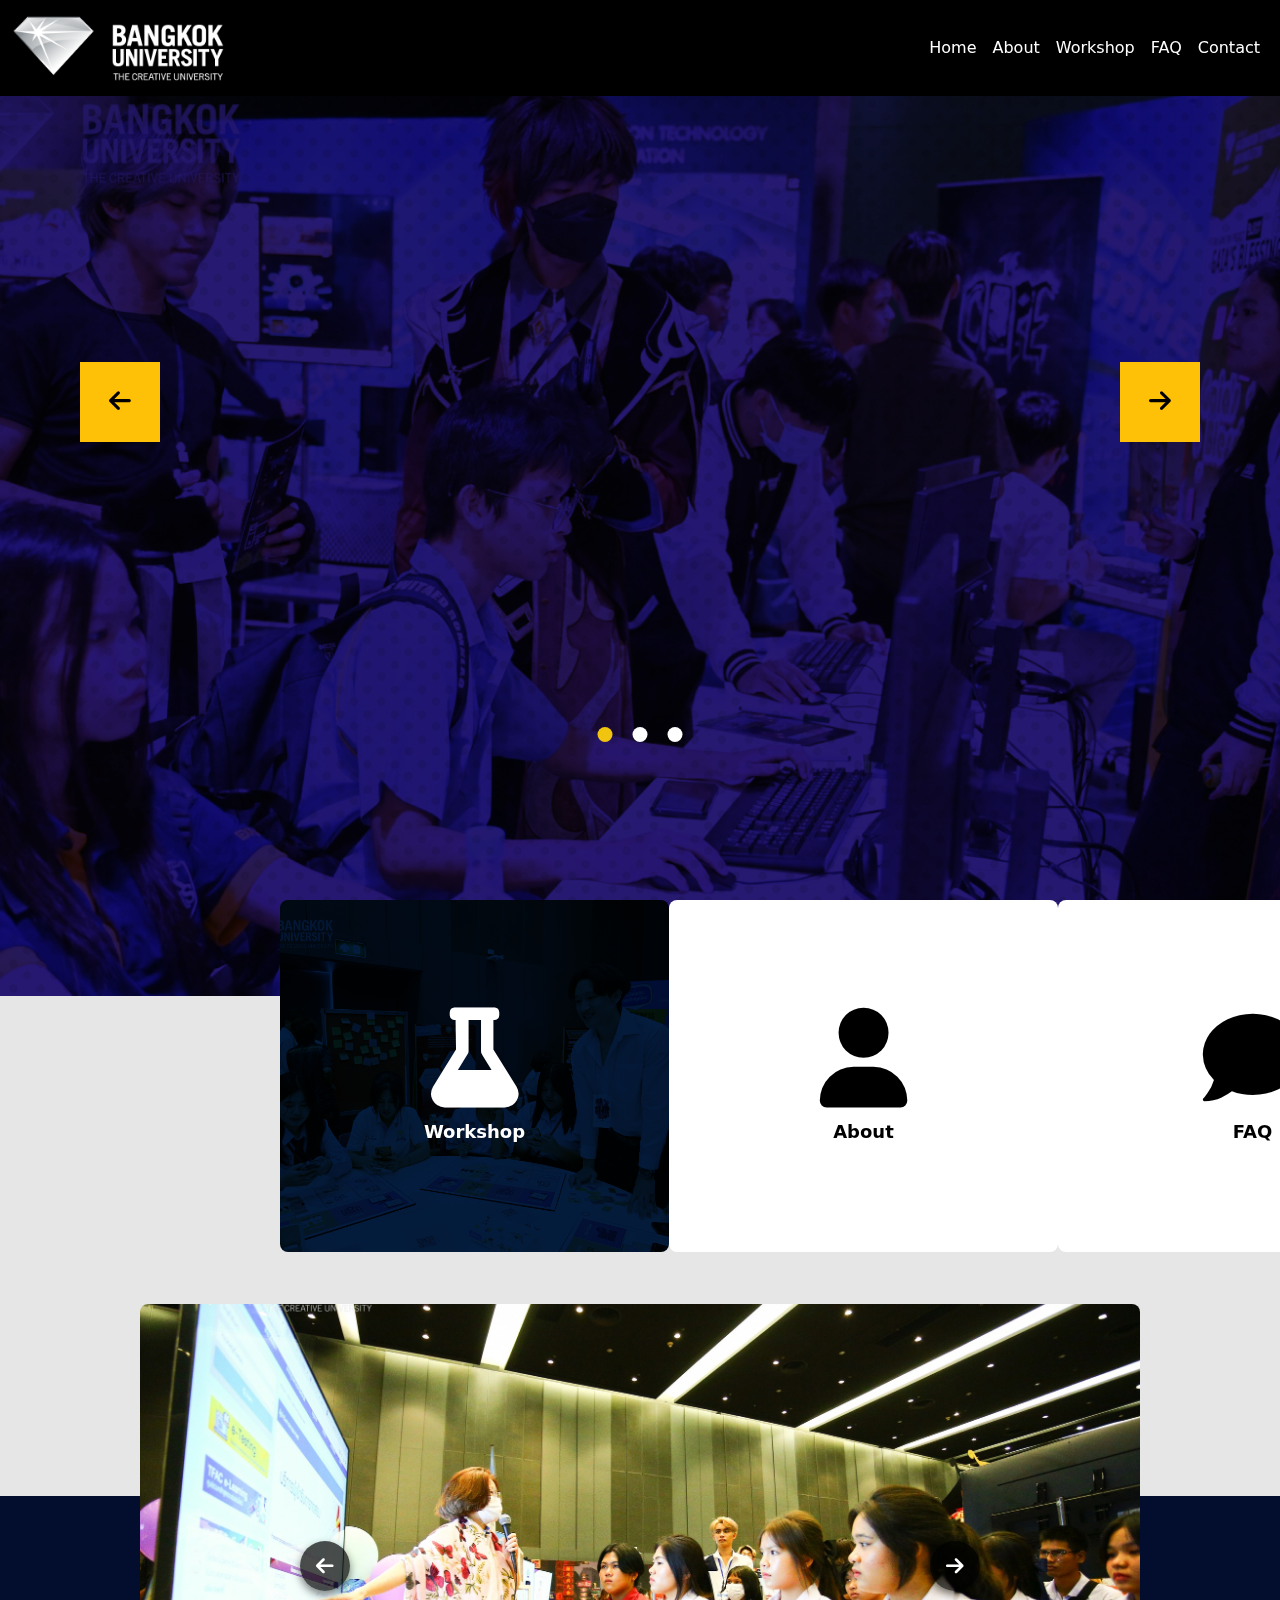
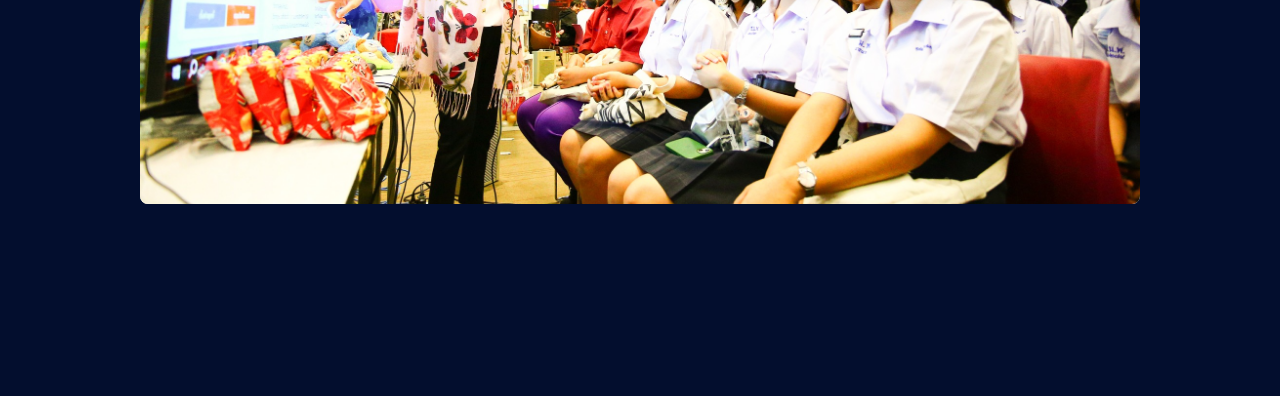
<file: index.html>
<!DOCTYPE html>
<html lang="en">
<head>
  <meta charset="UTF-8">
  <meta name="viewport" content="width=device-width, initial-scale=1.0">
  <title>BU Openhouse</title>
  <link href="https://cdn.jsdelivr.net/npm/bootstrap@5.3.0-alpha1/dist/css/bootstrap.min.css" rel="stylesheet">
  
  <link rel="stylesheet" href="css/styles.css"> 
  
  <link rel="stylesheet" href="https://cdnjs.cloudflare.com/ajax/libs/font-awesome/6.0.0-beta3/css/all.min.css">
  <link href="https://fonts.googleapis.com/css2?family=Inter:wght@400;700&display=swap" rel="stylesheet">
  <link href="https://fonts.googleapis.com/css2?family=Roboto:wght@400;700&family=Inter:wght@400;700&display=swap" rel="stylesheet">

  

</head>
<body>

  <nav class="navbar navbar-expand-lg navbar-custom bg-black">
    <div class="container-fluid">
        <a class="navbar-brand" href="#">
            <img src="images/bulogo.png" alt="Logo" style="height: 70px;">
        </a>
        <button class="navbar-toggler" type="button" data-bs-toggle="collapse" data-bs-target="#navbarNav" aria-controls="navbarNav" aria-expanded="false" aria-label="Toggle navigation">
            <span class="navbar-toggler-icon"></span>
        </button>
        <div class="collapse navbar-collapse justify-content-end" id="navbarNav">
            <ul class="navbar-nav ms-3 text-white">
                <li class="nav-item"><a class="nav-link text-white" href="index.html">Home</a></li>
                <li class="nav-item"><a class="nav-link text-white" href="about.html">About</a></li>
                <li class="nav-item"><a class="nav-link text-white" href="workshop.html">Workshop</a></li>
                <li class="nav-item"><a class="nav-link text-white" href="faq.html">FAQ</a></li>
                <li class="nav-item"><a class="nav-link text-white" href="contact.html">Contact</a></li>
            </ul>
        </div>
    </div>
  </nav>


<section class="hero-section position-relative">
  <div class="container-fluid p-0">
    <img id="backgroundImage" src="images/bupic2.png" alt="Hero Image" ">
    <div class="overlay position-absolute w-100 h-100"></div>
    <img src="images/dotted222.png" alt="Dotted Pattern" class="dotted-pattern position-absolute w-100 h-100">

    <div class="text-overlay position-absolute w-100 text-center" style="top: 30%; transform: translateY(-50%);">
      <div id="imageText" class="text-white display-1 fw-bold text-start spacei" style="margin-left: 300px;">
        <ul class="list-unstyled">
          <li class="text-size-medium font-roboto">BU</li>
          <li class="text-size-medium font-inter">Openhouse</li>
          <li class="text-size-small font-inter">Start now</li>
        </ul>
      </div>

      <div class="d-flex justify-content-between" style="width: 100%; padding: 0 80px; position: absolute; bottom: 100px;">
        <button class="btn btn-warning" style="width: 80px; height: 80px; border-radius: 0;" id="leftButton">
          <i class="fa fa-arrow-left  " style="font-size: 25px;" aria-hidden="true"></i>
        </button>
        
        
        <div class="dots-container">
          <span class="dot" id="dot1"></span>
          <span class="dot" id="dot2"></span>
          <span class="dot" id="dot3"></span>
        </div>

        <button class="btn btn-warning" style="width: 80px; height: 80px; border-radius: 0;" id="rightButton">
          <i class="fas fa-arrow-right  " style="font-size: 25px;"></i>
        </button>
      </div>
    </div>
  </div>
</section>


<div class="button-container">
  <a href="workshop.html" style="text-decoration: none;">
    <button class="btn btn-dark overlay-button left-button" 
        style="background-image: url('images/workshop.png'); transition: background-color 0.3s; border: none; padding: 10px 20px;">
        <i class="fas fa-flask text-size-medium" style="color: white;"></i>
        <span class="button-text" style="font-weight: bold; color: white;">Workshop</span>
    </button>
  </a>

  <a href="about.html" style="text-decoration: none;">

    <button class="btn btn-dark overlay-button"
          style="background-color: white;"
          onmouseover="this.querySelector('.button-text').style.color='#FFBD14'; this.querySelector('.fa-user').style.color='#FFBD14';"
          onmouseout="this.querySelector('.button-text').style.color='black'; this.querySelector('.fa-user').style.color='black';">

    <i class="fa fa-user text-size-medium"></i>
    <span class="button-text" style="font-weight: bold;">About</span>
    </button>


  </a>
  
  <a href="faq.html" style="text-decoration: none;"">
    <button class="btn btn-dark overlay-button"
          style="background-color: white;"
          onmouseover="this.querySelector('.button-text').style.color='#FFBD14'; this.querySelector('.fa-comment').style.color='#FFBD14';"
          onmouseout="this.querySelector('.button-text').style.color='black'; this.querySelector('.fa-comment').style.color='black';">
    <i class="fa fa-comment  text-size-medium"></i>
    <span class="button-text" style="font-weight: bold;">FAQ</span>

  </button>
  </a>
  
</div>


<section class="py-5 section-bg" style="background-color: #E6E6E6 ; height: 500px;">
  <div class="container">
    
  </div>
</section>


<section class="py-5 section-bg" style="background-color: #030e2e; height: 500px; display: flex; justify-content: center; align-items: center; position: relative;">
  <div class="p-5 mb-4 bg-body-tertiary rounded-3" 
       id="image-container"
       style="width: 1000px;  height: 500px; position: relative; overflow: hidden; top: -180px;">
    
    <!-- รูปภาพทั้งหมด -->
    <div class="image-slide" style="background-image: url('images/highlight/1.jpg'); background-size: cover; background-position: center; width: 100%; height: 100%; position: absolute; top: 0; left: 0; opacity: 1;"></div>
    <div class="image-slide" style="background-image: url('images/highlight/2.jpg'); background-size: cover; background-position: center; width: 100%; height: 100%; position: absolute; top: 0; left: 0; opacity: 0;"></div>
    <div class="image-slide" style="background-image: url('images/highlight/3.jpg'); background-size: cover; background-position: center; width: 100%; height: 100%; position: absolute; top: 0; left: 0; opacity: 0;"></div>
    <div class="image-slide" style="background-image: url('images/highlight/4.jpg'); background-size: cover; background-position: center; width: 100%; height: 100%; position: absolute; top: 0; left: 0; opacity: 0;"></div>
    <div class="image-slide" style="background-image: url('images/highlight/5.jpg'); background-size: cover; background-position: center; width: 100%; height: 100%; position: absolute; top: 0; left: 0; opacity: 0;"></div>
    <div class="image-slide" style="background-image: url('images/highlight/6.jpg'); background-size: cover; background-position: center; width: 100%; height: 100%; position: absolute; top: 0; left: 0; opacity: 0;"></div>
    <div class="image-slide" style="background-image: url('images/highlight/7.jpg'); background-size: cover; background-position: center; width: 100%; height: 100%; position: absolute; top: 0; left: 0; opacity: 0;"></div>
    <div class="image-slide" style="background-image: url('images/highlight/8.jpg'); background-size: cover; background-position: center; width: 100%; height: 100%; position: absolute; top: 0; left: 0; opacity: 0;"></div>
    <div class="image-slide" style="background-image: url('images/highlight/9.jpg'); background-size: cover; background-position: center; width: 100%; height: 100%; position: absolute; top: 0; left: 0; opacity: 0;"></div>
    <div class="image-slide" style="background-image: url('images/highlight/10.jpg'); background-size: cover; background-position: center; width: 100%; height: 100%; position: absolute; top: 0; left: 0; opacity: 0;"></div>
    <div class="image-slide" style="background-image: url('images/highlight/11.jpg'); background-size: cover; background-position: center; width: 100%; height: 100%; position: absolute; top: 0; left: 0; opacity: 0;"></div>
    <div class="image-slide" style="background-image: url('images/highlight/12.jpg'); background-size: cover; background-position: center; width: 100%; height: 100%; position: absolute; top: 0; left: 0; opacity: 0;"></div>
  </div>

  <!-- ปุ่มลูกศรเลื่อน -->
<button id="prev" class="arrow-btn" style="position: absolute; left: 300px; top: 70px; transform: translateY(-50%); z-index: 10; background: rgba(0, 0, 0, 0.7); color: white; border: none; border-radius: 50%; width: 50px; height: 50px; display: flex; justify-content: center; align-items: center; cursor: pointer; transition: background 0.3s, transform 0.3s; box-shadow: 0 4px 8px rgba(0, 0, 0, 0.5);">
    <i class="fa fa-arrow-left" aria-hidden="true" style="font-size: 20px;"></i>
</button>

<button id="next" class="arrow-btn" style="position: absolute; right: 300px; top: 70px; transform: translateY(-50%); z-index: 10; background: rgba(0, 0, 0, 0.7); color: white; border: none; border-radius: 50%; width: 50px; height: 50px; display: flex; justify-content: center; align-items: center; cursor: pointer; transition: background 0.3s, transform 0.3s; box-shadow: 0 4px 8px rgba(0, 0, 0, 0.5);">
    <i class="fa fa-arrow-right" aria-hidden="true" style="font-size: 20px;"></i>
</button>




<!-- ปุ่ม Dot Navigation -->
<div id="dot-navigation" style="position: absolute; bottom: 20px; display: flex; justify-content: center; width: 100%;">
  <!-- Dot จะถูกสร้างขึ้นโดย JavaScript -->
</div>



</section>





<script src="https://cdn.jsdelivr.net/npm/bootstrap@5.3.0-alpha1/dist/js/bootstrap.bundle.min.js"></script>
<script src="js/script.js"></script>
<script src="js/slide.js"></script>

</body>
</html>
</file>
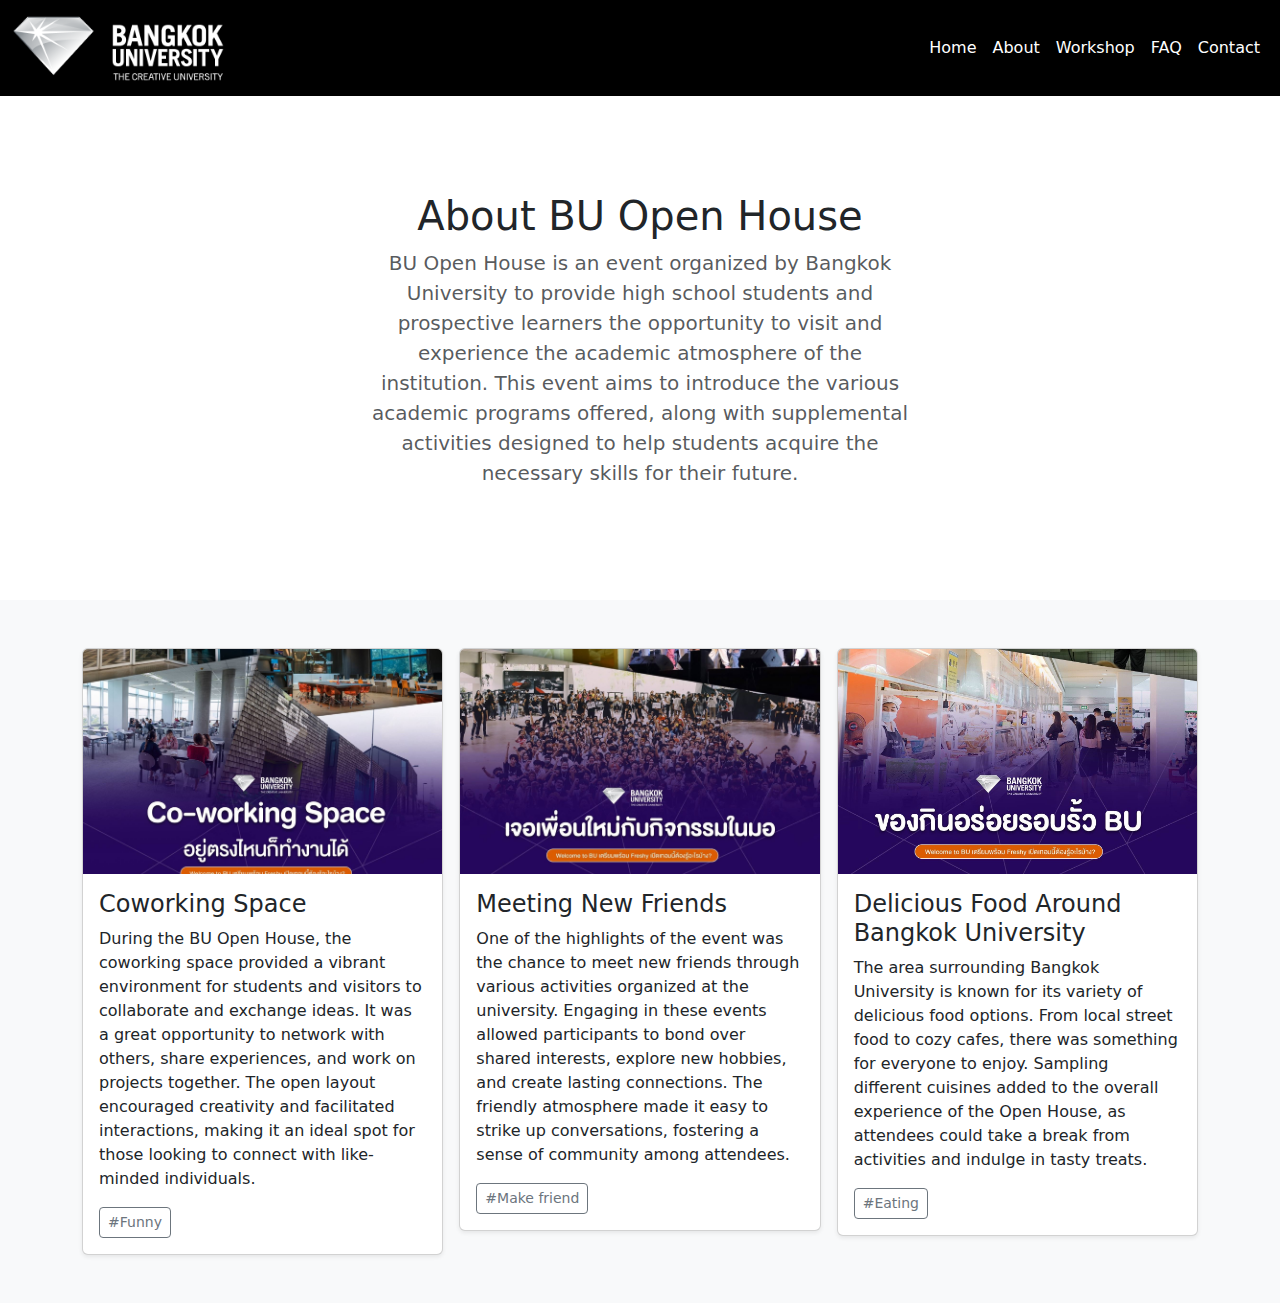
<file: about.html>
<!DOCTYPE html>
<html lang="en">
<head>
    <meta charset="UTF-8">
    <meta name="viewport" content="width=device-width, initial-scale=1.0">
    <title>About BU</title>
    <link href="https://cdn.jsdelivr.net/npm/bootstrap@5.3.0-alpha1/dist/css/bootstrap.min.css" rel="stylesheet">
    <link rel="stylesheet" href="https://cdnjs.cloudflare.com/ajax/libs/font-awesome/6.0.0-beta3/css/all.min.css">
    <link href="https://fonts.googleapis.com/css2?family=Inter:wght@400;700&display=swap" rel="stylesheet">
</head>
<body>
    <nav class="navbar navbar-expand-lg navbar-custom bg-black">
        <div class="container-fluid">
            <a class="navbar-brand" href="#">
                <img src="images/bulogo.png" alt="Logo" style="height: 70px;">
            </a>
            <button class="navbar-toggler" type="button" data-bs-toggle="collapse" data-bs-target="#navbarNav" aria-controls="navbarNav" aria-expanded="false" aria-label="Toggle navigation">
                <span class="navbar-toggler-icon"></span>
            </button>
            <div class="collapse navbar-collapse justify-content-end" id="navbarNav">
                <ul class="navbar-nav ms-3 text-white" id="navList" style="font-size: 1rem;">
                    <li class="nav-item"><a class="nav-link text-white" href="index.html">Home</a></li>
                    <li class="nav-item"><a class="nav-link text-white" href="about.html">About</a></li>
                    <li class="nav-item"><a class="nav-link text-white" href="workshop.html">Workshop</a></li>
                    <li class="nav-item"><a class="nav-link text-white" href="faq.html">FAQ</a></li>
                    <li class="nav-item"><a class="nav-link text-white" href="contact.html">Contact</a></li>
                </ul>
            </div>
        </div>
    </nav>
    
    

    <section class="py-5 text-center container">
        <div class="row py-lg-5">
            <div class="col-lg-6 col-md-8 mx-auto">
                <h1 class="fw-light">About BU Open House</h1>
                <p class="lead text-body-secondary">BU Open House is an event organized by Bangkok University to provide high school students and prospective learners the opportunity to visit and experience the academic atmosphere of the institution. This event aims to introduce the various academic programs offered, along with supplemental activities designed to help students acquire the necessary skills for their future.</p>
                <p>
                    
                </p>
            </div>
        </div>
    </section>

    <div class="album py-5 bg-body-tertiary">
        <div class="container">
            <div class="row row-cols-1 row-cols-sm-2 row-cols-md-3 g-3">
                <div class="col">
                    <div class="card shadow-sm" style="transition: transform 0.2s;">
                        <img src="images/boot/coworking_space.jpg" class="card-img-top" alt="Thumbnail 1" style="height: 225px; object-fit: cover; transition: transform 0.2s;"/>
                        <div class="card-body">
                            <h4>Coworking Space </h4>
                            <p class="card-text">During the BU Open House, the coworking space provided a vibrant environment for students and visitors to collaborate and exchange ideas. It was a great opportunity to network with others, share experiences, and work on projects together. The open layout encouraged creativity and facilitated interactions, making it an ideal spot for those looking to connect with like-minded individuals.</p>
                            <div class="d-flex justify-content-between align-items-center">
                                <div class="btn-group">
                                    <button type="button" class="btn btn-sm btn-outline-secondary">#Funny</button>
                                    
                                </div>
                       
                            </div>
                        </div>
                    </div>
                </div>

                <div class="col">
                    <div class="card shadow-sm" style="transition: transform 0.2s;">
                        <img src="images/boot/friend.jpg" class="card-img-top" alt="Thumbnail 2" style="height: 225px; object-fit: cover; transition: transform 0.2s;"/>
                        <div class="card-body">
                            <h4>Meeting New Friends</h4>
                            <p>One of the highlights of the event was the chance to meet new friends through various activities organized at the university. Engaging in these events allowed participants to bond over shared interests, explore new hobbies, and create lasting connections. The friendly atmosphere made it easy to strike up conversations, fostering a sense of community among attendees.</p>
                            <div class="d-flex justify-content-between align-items-center">
                                <div class="btn-group">
                                    <button type="button" class="btn btn-sm btn-outline-secondary">#Make friend</button>
                                   
                                </div>
                           
                            </div>
                        </div>
                    </div>
                </div>

                <div class="col">
                    <div class="card shadow-sm" style="transition: transform 0.2s;">
                        <img src="images/boot/eat.jpg" class="card-img-top" alt="Thumbnail 3" style="height: 225px; object-fit: cover; transition: transform 0.2s;"/>
                        <div class="card-body">
                            <h4>Delicious Food Around Bangkok University</h4>
                            <p class="card-text">The area surrounding Bangkok University is known for its variety of delicious food options. From local street food to cozy cafes, there was something for everyone to enjoy. Sampling different cuisines added to the overall experience of the Open House, as attendees could take a break from activities and indulge in tasty treats. </p>
                            <div class="d-flex justify-content-between align-items-center">
                                <div class="btn-group">
                                    <button type="button" class="btn btn-sm btn-outline-secondary">#Eating</button>
                                    
                                </div>
                              
                            </div>
                        </div>
                    </div>
                </div>
                
                <!-- Repeat for additional cards -->
            </div>
        </div>
    </div>

    <script src="https://cdn.jsdelivr.net/npm/@popperjs/core@2.11.6/dist/umd/popper.min.js"></script>
    <script src="https://cdn.jsdelivr.net/npm/bootstrap@5.3.0-alpha1/dist/js/bootstrap.min.js"></script>

    <script>
        // JavaScript for hover effect
        const cards = document.querySelectorAll('.card');
        cards.forEach(card => {
            card.addEventListener('mouseover', () => {
                card.style.transform = 'scale(1.05)';
            });
            card.addEventListener('mouseout', () => {
                card.style.transform = 'scale(1)';
            });
        });
    </script>
</body>
</html>
</file>
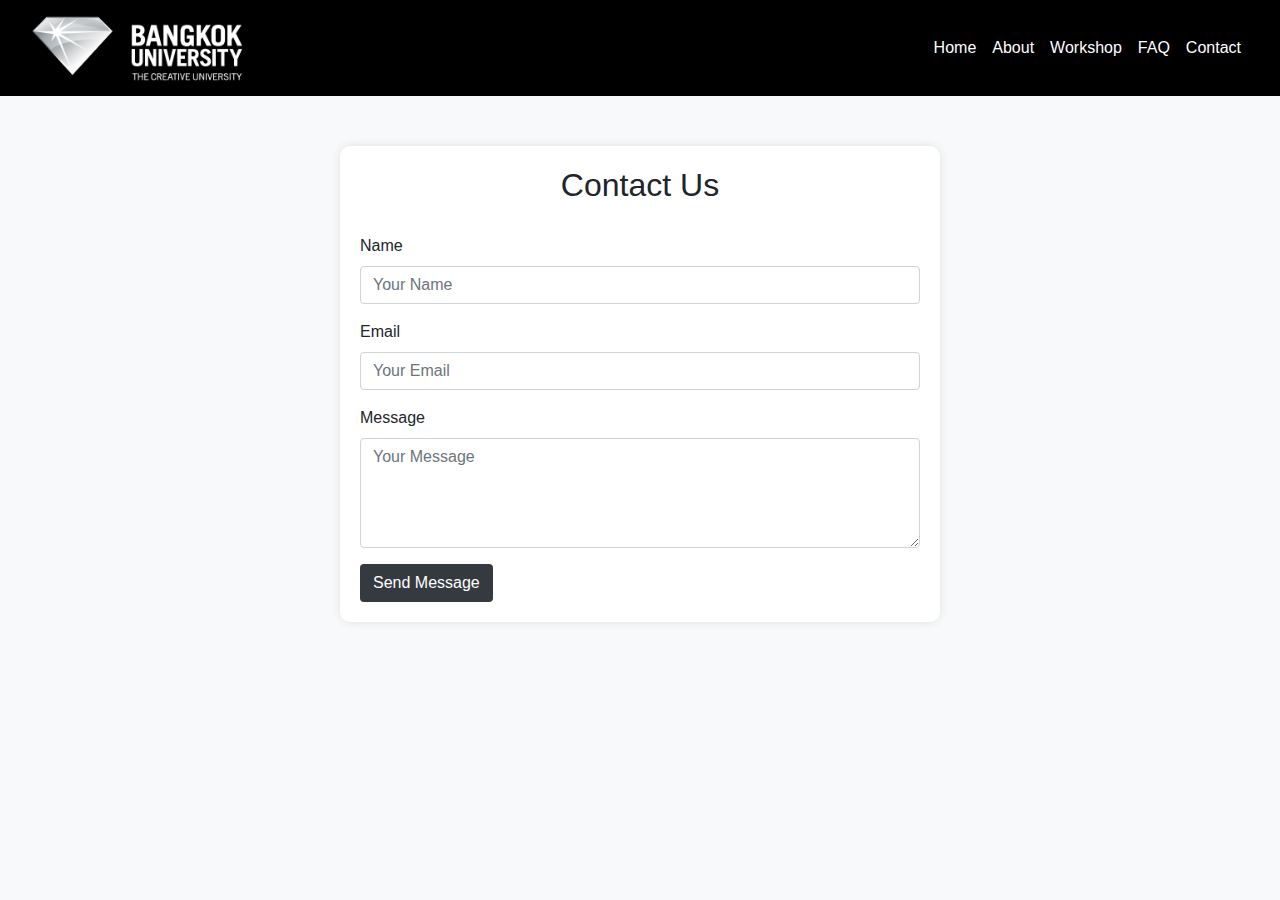
<file: contact.html>
<!DOCTYPE html>
<html lang="en">

<head>
    <meta charset="UTF-8">
    <meta name="viewport" content="width=device-width, initial-scale=1.0">
    <link href="https://stackpath.bootstrapcdn.com/bootstrap/4.5.2/css/bootstrap.min.css" rel="stylesheet">
    <link href="https://cdnjs.cloudflare.com/ajax/libs/font-awesome/5.15.1/css/all.min.css" rel="stylesheet">
    <title>Contact Us</title>
    <style>
        body {
            background-color: #f8f9fa;
        }

        .navbar-custom {
            background-color: black; /* Navbar background color */
        }

        .navbar-nav .nav-link:hover {
            color: #f1c40f !important; /* Change color to gold on hover */
        }

        .navbar-toggler {
            border-color: white; /* Change hamburger menu border color */
        }

        .navbar-toggler-icon {
            background-image: url("data:image/svg+xml;charset=utf8,%3Csvg xmlns='http://www.w3.org/2000/svg' viewBox='0 0 30 30' fill='white'%3E%3Cpath stroke='white' stroke-width='2' d='M4 7h22M4 15h22M4 23h22'/%3E%3C/svg%3E"); /* Change hamburger menu icon color */
        }

        .contact-container {
            max-width: 600px;
            margin: 50px auto;
            padding: 20px;
            background: white;
            border-radius: 10px;
            box-shadow: 0 0 10px rgba(0, 0, 0, 0.1);
        }

        .contact-header {
            text-align: center;
            margin-bottom: 30px;
        }

        .btn-custom {
            background-color: #343a40;
            color: white;
            transition: background-color 0.3s;
        }

        .btn-custom:hover {
            background-color: #FFBD14;
            color: black;
        }
    </style>
</head>

<body>

    <nav class="navbar navbar-expand-lg navbar-custom bg-black">
        <div class="container-fluid">
            <a class="navbar-brand" href="#">
                <img src="images/bulogo.png" alt="Logo" style="height: 70px;">
            </a>
            <button class="navbar-toggler" type="button" data-bs-toggle="collapse" data-bs-target="#navbarNav"
                aria-controls="navbarNav" aria-expanded="false" aria-label="Toggle navigation">
                <span class="navbar-toggler-icon"></span>
            </button>
            <div class="collapse navbar-collapse justify-content-end" id="navbarNav">
                <ul class="navbar-nav ms-3 text-white">
                    <li class="nav-item"><a class="nav-link text-white" href="index.html">Home</a></li>
                    <li class="nav-item"><a class="nav-link text-white" href="about.html">About</a></li>
                    <li class="nav-item"><a class="nav-link text-white" href="workshop.html">Workshop</a></li>
                    <li class="nav-item"><a class="nav-link text-white" href="faq.html">FAQ</a></li>
                    <li class="nav-item"><a class="nav-link text-white" href="contact.html">Contact</a></li>
                </ul>
            </div>
        </div>
    </nav>

    <div class="contact-container">
        <h2 class="contact-header">Contact Us</h2>
        <form>
            <div class="form-group">
                <label for="name">Name</label>
                <input type="text" class="form-control" id="name" placeholder="Your Name" required>
            </div>
            <div class="form-group">
                <label for="email">Email</label>
                <input type="email" class="form-control" id="email" placeholder="Your Email" required>
            </div>
            <div class="form-group">
                <label for="message">Message</label>
                <textarea class="form-control" id="message" rows="4" placeholder="Your Message" required></textarea>
            </div>
            <button type="submit" class="btn btn-custom">Send Message</button>
        </form>
    </div>

    <script src="https://code.jquery.com/jquery-3.5.1.slim.min.js"></script>
    <script src="https://cdn.jsdelivr.net/npm/@popperjs/core@2.11.6/dist/umd/popper.min.js"></script>
    <script src="https://stackpath.bootstrapcdn.com/bootstrap/4.5.2/js/bootstrap.min.js"></script>
</body>

</html>
</file>
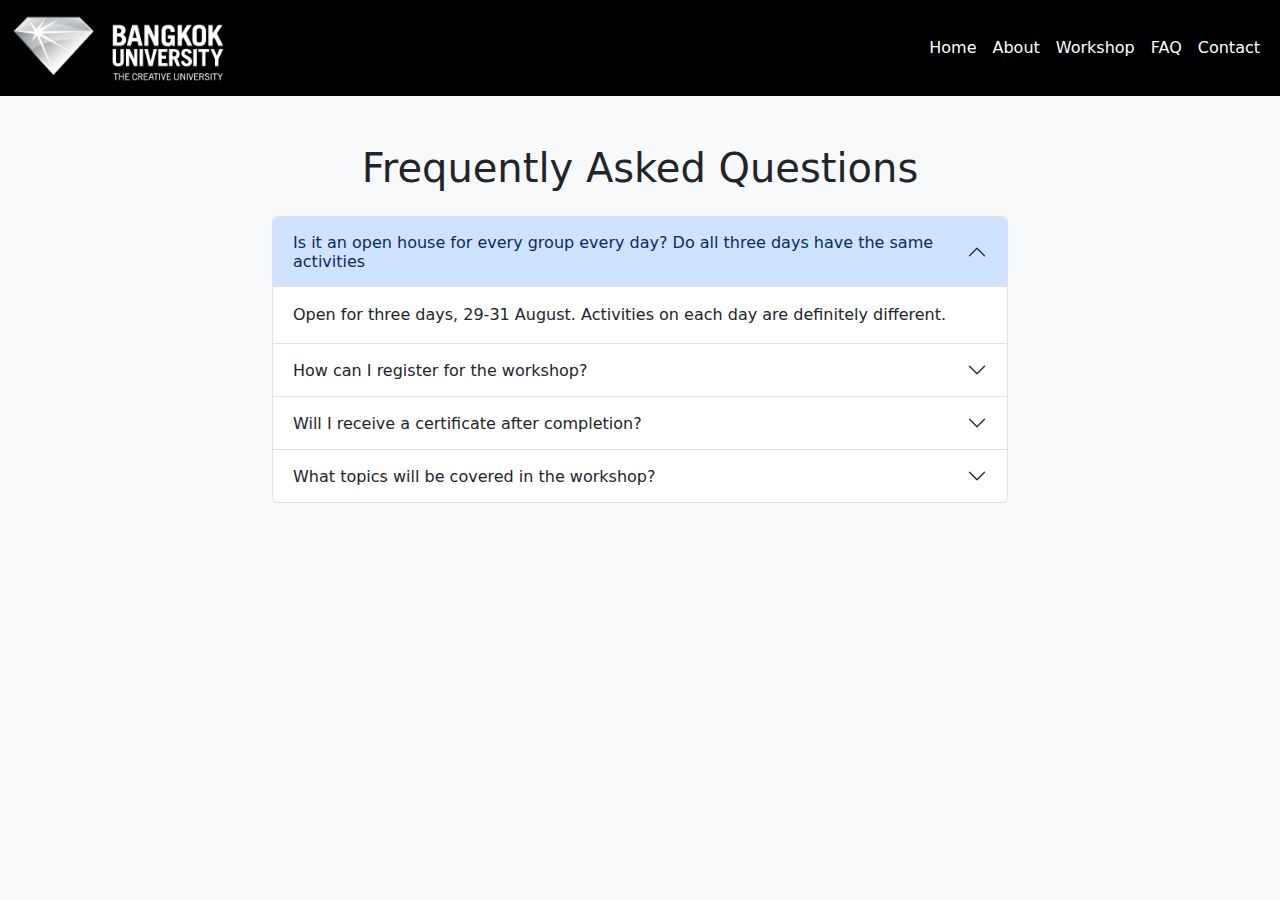
<file: faq.html>
<!DOCTYPE html>
<html lang="en">
<head>
    <meta charset="UTF-8">
    <meta name="viewport" content="width=device-width, initial-scale=1.0">
    <title>FAQ Page</title>
    <link href="https://cdn.jsdelivr.net/npm/bootstrap@5.3.0-alpha1/dist/css/bootstrap.min.css" rel="stylesheet">
    <link rel="stylesheet" href="css/styles.css">
</head>
<body class="bg-light">

    <nav class="navbar navbar-expand-lg navbar-custom bg-black">
        <div class="container-fluid">
            <a class="navbar-brand" href="#">
                <img src="images/bulogo.png" alt="Logo" style="height: 70px;">
            </a>
            <button class="navbar-toggler" type="button" data-bs-toggle="collapse" data-bs-target="#navbarNav" aria-controls="navbarNav" aria-expanded="false" aria-label="Toggle navigation">
                <span class="navbar-toggler-icon"></span>
            </button>
            <div class="collapse navbar-collapse justify-content-end" id="navbarNav">
                <ul class="navbar-nav ms-3 text-white">
                    <li class="nav-item"><a class="nav-link text-white" href="index.html">Home</a></li>
                    <li class="nav-item"><a class="nav-link text-white" href="about.html">About</a></li>
                    <li class="nav-item"><a class="nav-link text-white" href="workshop.html">Workshop</a></li>
                    <li class="nav-item"><a class="nav-link text-white" href="faq.html">FAQ</a></li>
                    <li class="nav-item"><a class="nav-link text-white" href="contact.html">Contact</a></li>
                </ul>
            </div>
        </div>
      </nav>
    

<div class="container mt-5">
    <h1 class="text-center mb-4">Frequently Asked Questions</h1>
    
    <div class="row">
        <div class="col-lg-8 mx-auto">
            <div class="accordion" id="faqAccordion">
                <div class="accordion-item">
                    <h2 class="accordion-header" id="headingOne">
                        <button class="accordion-button" type="button" data-bs-toggle="collapse" data-bs-target="#collapseOne" aria-expanded="true" aria-controls="collapseOne">
                            
                            Is it an open house for every group every day? Do all three days have the same activities
                        </button>
                    </h2>
                    <div id="collapseOne" class="accordion-collapse collapse show" aria-labelledby="headingOne" data-bs-parent="#faqAccordion">
                        <div class="accordion-body">
                            Open for three days, 29-31 August. Activities on each day are definitely different.
                        </div>
                    </div>
                </div>
                <div class="accordion-item">
                    <h2 class="accordion-header" id="headingTwo">
                        <button class="accordion-button collapsed" type="button" data-bs-toggle="collapse" data-bs-target="#collapseTwo" aria-expanded="false" aria-controls="collapseTwo">
                            How can I register for the workshop?
                        </button>
                    </h2>
                    <div id="collapseTwo" class="accordion-collapse collapse" aria-labelledby="headingTwo" data-bs-parent="#faqAccordion">
                        <div class="accordion-body">
                            You can register for the workshop through our website by filling out the registration form available in the events section.
                        </div>
                    </div>
                </div>
                <div class="accordion-item">
                    <h2 class="accordion-header" id="headingThree">
                        <button class="accordion-button collapsed" type="button" data-bs-toggle="collapse" data-bs-target="#collapseThree" aria-expanded="false" aria-controls="collapseThree">
                            Will I receive a certificate after completion?
                        </button>
                    </h2>
                    <div id="collapseThree" class="accordion-collapse collapse" aria-labelledby="headingThree" data-bs-parent="#faqAccordion">
                        <div class="accordion-body">
                            Yes, participants will receive a certificate upon completion of the workshop, recognizing their commitment to professional growth.
                        </div>
                    </div>
                </div>
                <div class="accordion-item">
                    <h2 class="accordion-header" id="headingFour">
                        <button class="accordion-button collapsed" type="button" data-bs-toggle="collapse" data-bs-target="#collapseFour" aria-expanded="false" aria-controls="collapseFour">
                            What topics will be covered in the workshop?
                        </button>
                    </h2>
                    <div id="collapseFour" class="accordion-collapse collapse" aria-labelledby="headingFour" data-bs-parent="#faqAccordion">
                        <div class="accordion-body">
                            The workshop will cover various topics including technology, career development, and skill enhancement relevant to your field of interest.
                        </div>
                    </div>
                </div>
            </div>
        </div>
    </div>
</div>


<script src="https://cdn.jsdelivr.net/npm/bootstrap@5.3.0-alpha1/dist/js/bootstrap.bundle.min.js"></script>
</body>
</html>
</file>
<file: css/styles.css>
.navbar-custom {
    background-color: black;
    
}
  
.navbar-nav .nav-link:hover {
  color: #f1c40f !important; /* เปลี่ยนสีเป็นสีส้มเมื่อ hover */
}


.navbar-toggler {
  border-color: white; /* เปลี่ยนสีกรอบของ hamburger */
}

.navbar-toggler-icon {
  background-image: url("data:image/svg+xml;charset=utf8,%3Csvg xmlns='http://www.w3.org/2000/svg' viewBox='0 0 30 30' fill='white'%3E%3Cpath stroke='white' stroke-width='2' d='M4 7h22M4 15h22M4 23h22'/%3E%3C/svg%3E");
}


.hero-section {
  position: relative;
  overflow: hidden;
  width: 100vw;
  height: 100vh;
}



.hero-section img {
    width: 100%;
    height: 100%;
    object-fit: cover;
    position: absolute;
    top: 0;
    left: 0;
    z-index: 1;
}

.overlay {
    position: absolute; 
    top: 0;
    left: 0;
    width: 100%;
    height: 100%;
    background-color: rgba(14, 0, 99, 0.9); /* สีฟ้า (คุณสามารถปรับได้ตามต้องการ) */
    mix-blend-mode: multiply;
    z-index: 2; 
}

.text-overlay {
  
    position: relative;
    z-index: 3; 
    text-align: center;
    color: white;
    font-family: 'Roboto', sans-serif;
}

.dotted-pattern {
  top: 0; 
  left: 0; 
  z-index: 3; 
  mix-blend-mode: multiply; 
  opacity: 0.1; 
}


.font-roboto {
  font-family: 'Roboto', sans-serif;
}

.font-inter {
  font-family: 'Inter', sans-serif;
}

.text-size-large {
  font-size: 200px;
}

.text-size-medium {
  font-size: 100px;
}


@font-face {
  font-family: 'Lineseedsan';
  src: url('font/LINESeedSansTH_W_Bd.woff2') format('woff2'), /* ตัวอย่างไฟล์ */
       url('font/LINESeedSansTH_W_Bd.woff') format('woff'); /* ตัวอย่างไฟล์ */
  font-weight: normal;
  font-style: normal;
}


@keyframes fadeIn {
  0% {
    opacity: 0;
    transform: translateY(30px); 
  }
  100% {
    opacity: 1;
    transform: translateY(0); 
  }
}

.spacei ul li {
  opacity: 0;
  animation: fadeIn 1s ease-in-out forwards;
}


.spacei ul li:nth-child(1) {
  animation-delay: 0.2s;
}

.spacei ul li:nth-child(2) {
  animation-delay: 0.4s;
}

.spacei ul li:nth-child(3) {
  animation-delay: 0.6s;
}


.dots-container {
  display: flex;
  gap: 10px;
  position: absolute;
  bottom: -300px; /* ปรับตำแหน่งให้เลื่อนลงมาตามที่ต้องการ */
  left: 50%;
  transform: translateX(-50%);
}

.dot {
  width: 15px;
  height: 15px;
  background-color: #ddd;
  border-radius: 50%;
  display: inline-block;
}

.dot.active {
  background-color: #f1c40f; /* สีเมื่อแอคทีฟ */
}

.overlay-box {
  background-color: black;
  width: 389px; /* ขนาดของกล่อง */
  height: 352px; /* ความสูงของกล่อง */
  position: absolute; /* ให้ตำแหน่งของกล่องอยู่เหนืออื่น ๆ */
  z-index: 1; /* ให้แน่ใจว่ากล่องนี้อยู่เหนือ section 1 แต่ด้านล่าง section 2 */
}

#center-box {
  top: 100%; /* กล่องกลาง */
  left: 50%; /* ตำแหน่งกลาง */
  transform: translateX(-50%);
}

.left-box {
  top: 100%; /* กล่องซ้าย */
  left: calc(50% - 450px); /* ปรับตำแหน่งซ้าย (450px = half of the total width + margin) */
  transform: translateX(-50%);
}

.right-box {
  top: 100%; /* กล่องขวา */
  left: calc(50% + 450px); /* ตำแหน่งขวา (ปรับตามความกว้างของกล่อง) */
  transform: translateX(-50%);
}


.button-container {
  position: absolute; /* ให้ตำแหน่งของปุ่มอยู่เหนือ section 1 */
  top: 100%; /* ปรับตำแหน่งให้อยู่ระหว่าง section */
  width: 100%; /* ให้กว้างเต็มพื้นที่ */
  display: flex; /* ใช้ flexbox เพื่อจัดเรียงปุ่ม */
  justify-content: space-between; /* จัดเรียงปุ่มให้ห่างกัน */
  padding: 0 280px; /* เพิ่ม padding ซ้ายและขวา */
  z-index: 2; /* ให้แน่ใจว่าปุ่มนี้อยู่เหนือ section 1 */
}

.overlay-button {
  width: 389px; /* ขนาดของปุ่ม */
  height: 352px; /* ความสูงของปุ่ม */
  border-radius: 8px; /* เพิ่มความโค้งให้ปุ่ม */
   /* ตั้งค่า background image */
  background-size: cover; /* ให้ภาพขยายเต็มปุ่ม */
  background-position: center; /* จัดตำแหน่งภาพที่กลางปุ่ม */
  color: black; /* เปลี่ยนสีข้อความให้ขัดกับพื้นหลัง */
  border: none; /* ลบกรอบของปุ่ม */
  cursor: pointer; /* เปลี่ยนรูปแบบเคอร์เซอร์เมื่อวางเมาส์ */
  position: relative; /* ทำให้ปุ่มสามารถใช้ z-index ได้ */
  display: flex; /* ใช้ flex เพื่อจัดตำแหน่งข้อความภายในปุ่ม */
  align-items: center; /* จัดแนวแนวตั้ง */
  justify-content: center; /* จัดแนวแนวนอน */
  text-align: center; /* จัดแนวข้อความ */

  

.icon {
  font-size: 48px; /* ขนาดของไอคอน (ปรับได้ตามต้องการ) */
}

.button-text {
  margin-top: 10px; /* เพิ่มระยะห่างระหว่างไอคอนกับข้อความ */
  font-size: 18px; /* ขนาดฟอนต์ของข้อความ (ปรับได้ตามต้องการ) */
}
}



.blue-overlay {
  position: absolute; /* ทำให้กล่องสามารถซ้อนทับได้ */
  top: 0; /* เริ่มจากด้านบน */
  left: 0; /* เริ่มจากด้านซ้าย */
  width: 99px; /* ขนาดให้ตรงกับปุ่มซ้าย */
  height: 99px; /* ขนาดให้ตรงกับปุ่มซ้าย */
  background-color: blue; /* สีพื้นหลัง */
  mix-blend-mode: multiply; /* ใช้ blend mode */
  opacity: 0.5; /* ความโปร่งแสงของกล่อง (ปรับได้ตามต้องการ) */
  z-index: 3; /* ให้แน่ใจว่ากล่องอยู่เหนือปุ่ม */
}


.overlay-button {
  position: relative; /* เพื่อให้สามารถใช้ z-index ได้ */
  display: flex; /* ใช้ flexbox เพื่อจัดการแนวตั้ง */
  flex-direction: column; /* ให้จัดเรียงแนวตั้ง */
  align-items: center; /* จัดกึ่งกลางในแนวนอน */
  justify-content: center; /* จัดกึ่งกลางในแนวตั้ง */
  color: black; /* เปลี่ยนสีข้อความให้ขัดกับพื้นหลัง */
  border: none; /* ลบกรอบของปุ่ม */
  cursor: pointer; /* เปลี่ยนรูปแบบเคอร์เซอร์เมื่อวางเมาส์ */
}

.icon {
  font-size: 48px; /* ขนาดของไอคอน (ปรับได้ตามต้องการ) */
}

.button-text {
  margin-top: 10px; /* เพิ่มระยะห่างระหว่างไอคอนกับข้อความ */
  font-size: 18px; /* ขนาดฟอนต์ของข้อความ (ปรับได้ตามต้องการ) */
}

.overlay-button:hover .button-text {
  color: #ffcc00; /* เปลี่ยนสีฟอนต์เมื่อ hover */
}

.overlay-button:hover .fa {
  color: #ffcc00; /* เปลี่ยนสีไอคอนเมื่อ hover */
}


.overlay-button:hover {
  transform: scale(1.05); /* ขยายปุ่มเมื่อ hover */
}



.image-slide {
  width: 100%;
  height: 100%;
  background-size: cover; /* เปลี่ยนเป็น cover */
  background-position: center;
  position: absolute;
  opacity: 0;
  transition: opacity 0.5s ease-in-out;
}

.image-slide.active {
  opacity: 1; /* แสดงเฉพาะรูปที่ active */
}

/* เพิ่ม CSS นี้เพื่อให้กล่องมีขอบ */
.p-5 {
  border-radius: 10px; /* ขอบมน */
  overflow: hidden; /* ซ่อนส่วนที่เกิน */
}


#image-container {
  position: relative;
  width: 100%;
  height: 100%;
  display: flex; /* ใช้ flex เพื่อให้สามารถเลื่อนได้แบบ inline */
  transition: transform 0.5s ease-in-out; /* ทำให้เลื่อนได้ smooth */
}

.image-slide {
  min-width: 100%; /* ขนาดรูปให้เต็มจอ */
  height: 100%;
  background-size: cover;
  background-position: center;
}

.arrow-btn {
  position: absolute;
  top: 50%;
  transform: translateY(-50%);
  background: none;
  border: none;
  cursor: pointer;
}

#prev {
  left: 20px;
}

#next {
  right: 20px;
}

.dot {
  width: 15px;
  height: 15px;
  margin: 0 5px;
  border-radius: 50%;
  background-color: white; /* สีเริ่มต้น */
  cursor: pointer;
  display: inline-block;
}

.active-dot {
  background-color: yellow; /* สีเมื่อถูกเลือก */
}

#dot-container {
  position: absolute;
  bottom: 20px;
  display: flex;
  justify-content: center;
  width: 100%;
}

.bold-text {
  font-weight: bold;
  margin-top: 50px;
}





.card-body {
  background-image: url('path/to/your/image.jpg'); /* เปลี่ยนเป็น URL ของภาพที่คุณต้องการใช้ */
  background-size: cover; /* ทำให้ภาพเต็มพื้นที่ */
  background-position: center; /* จัดตำแหน่งภาพตรงกลาง */
  transition: transform 0.3s ease;
}

.card-body:hover {
  transform: scale(1.02); /* ขยายการ์ดเมื่อ hover */
}
</file>
